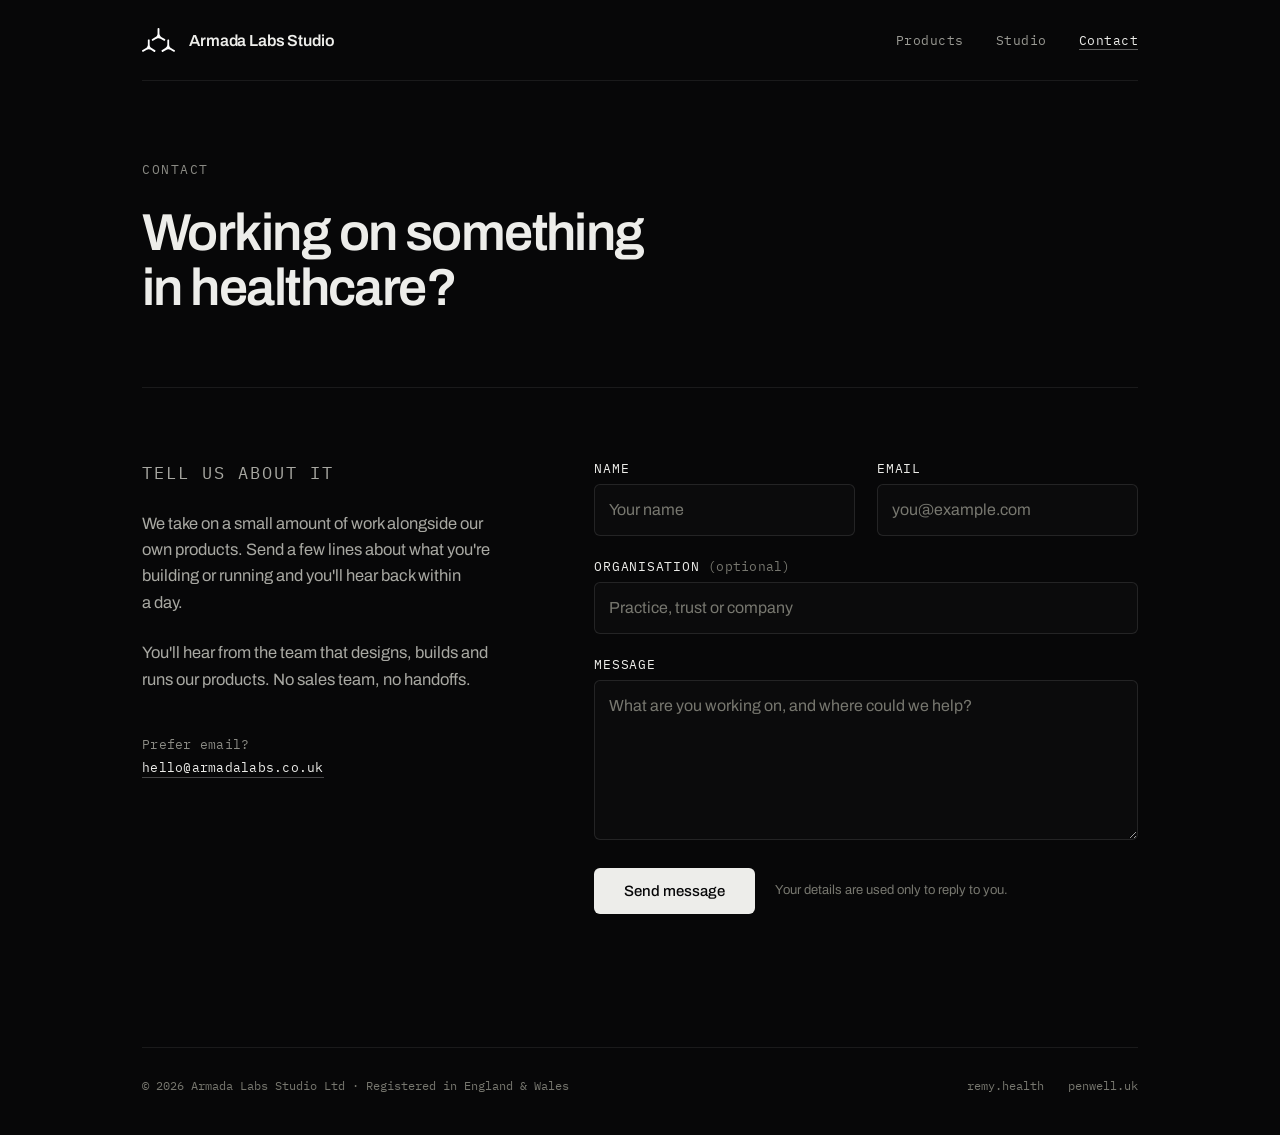
<file: contact.html>
<!doctype html>
<html lang="en-GB">
<head>
  <meta charset="utf-8">
  <meta name="viewport" content="width=device-width, initial-scale=1, viewport-fit=cover">
  <title>Contact — Armada Labs Studio</title>
  <meta name="description" content="Get in touch with Armada Labs Studio about software for UK healthcare. We take on a small amount of work alongside our own products.">
  <meta name="robots" content="index,follow">
  <meta name="theme-color" content="#070708">
  <meta name="color-scheme" content="dark">
  <link rel="canonical" href="https://www.armadalabs.studio/contact">

  <meta property="og:type" content="website">
  <meta property="og:site_name" content="Armada Labs Studio">
  <meta property="og:title" content="Contact — Armada Labs Studio">
  <meta property="og:description" content="Working on something in healthcare? Tell us about it.">
  <meta property="og:url" content="https://www.armadalabs.studio/contact">
  <meta property="og:image" content="https://www.armadalabs.studio/assets/Armada-Logo-Square.jpg">
  <meta name="twitter:card" content="summary">

  <link rel="icon" type="image/svg+xml" href="/assets/armada-mark.svg">
  <link rel="apple-touch-icon" href="/assets/Armada-Logo-Square.jpg">

  <link rel="preconnect" href="https://fonts.googleapis.com">
  <link rel="preconnect" href="https://fonts.gstatic.com" crossorigin>
  <link href="https://fonts.googleapis.com/css2?family=Archivo:wght@400;500;600&family=IBM+Plex+Mono:wght@400;500&display=swap" rel="stylesheet">
  <link rel="stylesheet" href="/assets/site.css?v=20260904r">
</head>
<body>
  <div class="container">

    <nav class="nav" aria-label="Primary">
      <a class="brand" href="/" aria-label="Armada Labs Studio home">
        <img src="/assets/Armada-Labs-Icon.svg" alt="" width="33" height="24">
        <span>Armada Labs Studio</span>
      </a>
      <div class="nav-links">
        <a href="/#products">Products</a>
        <a href="/#studio">Studio</a>
        <a href="/contact" class="contact" aria-current="page">Contact</a>
      </div>
    </nav>

    <header class="page-hero">
      <p class="eyebrow hero-eyebrow">Contact</p>
      <h1>Working on something in healthcare?</h1>
    </header>

    <section class="section contact-grid" aria-label="Contact form">
      <div class="contact-aside">
        <p class="eyebrow" style="margin:0">Tell us about it</p>
        <p>We take on a small amount of work alongside our own products. Send a few lines about what you're building or running and you'll hear back within a day.</p>
        <p>You'll hear from the team that designs, builds and runs our products. No sales team, no handoffs.</p>
        <p class="direct">Prefer email?<br><a href="mailto:hello@armadalabs.co.uk">hello@armadalabs.co.uk</a></p>
      </div>

      <div>
        <div class="sent" id="sent" role="status" tabindex="-1">
          <h2>Thanks, your message is on its way.</h2>
          <p>You'll hear back within a day. In the meantime, feel free to look at what we've built.</p>
          <a href="/#products" class="link">See the products →</a>
        </div>

        <form class="form" id="contact-form" action="/api/contact" method="post" novalidate>
          <div class="row">
            <div class="field">
              <label for="name">Name</label>
              <input id="name" name="name" type="text" autocomplete="name" required maxlength="200" placeholder="Your name">
            </div>
            <div class="field">
              <label for="email">Email</label>
              <input id="email" name="email" type="email" autocomplete="email" required maxlength="320" placeholder="you@example.com" inputmode="email">
            </div>
          </div>
          <div class="field">
            <label for="organisation">Organisation <span class="opt">(optional)</span></label>
            <input id="organisation" name="organisation" type="text" autocomplete="organization" maxlength="200" placeholder="Practice, trust or company">
          </div>
          <div class="field">
            <label for="message">Message</label>
            <textarea id="message" name="message" required maxlength="5000" placeholder="What are you working on, and where could we help?"></textarea>
          </div>

          <div class="hp" aria-hidden="true">
            <label for="website">Website</label>
            <input id="website" name="website" type="text" tabindex="-1" autocomplete="off">
          </div>
          <input type="hidden" name="started" id="started" value="">

          <div class="form-foot">
            <button class="btn" type="submit" id="submit">Send message</button>
            <p class="form-note">Your details are used only to reply to you.</p>
          </div>
          <p class="form-status" id="status" aria-live="polite"></p>
        </form>
      </div>
    </section>

    <footer class="footer">
      <p>© 2026 Armada Labs Studio Ltd · Registered in England &amp; Wales</p>
      <div class="footer-links">
        <a href="https://www.remy.health" target="_blank" rel="noopener">remy.health</a>
        <a href="https://www.penwell.uk" target="_blank" rel="noopener">penwell.uk</a>
      </div>
    </footer>

  </div>

  <script>
    (function () {
      var form = document.getElementById('contact-form');
      var status = document.getElementById('status');
      var button = document.getElementById('submit');
      var sent = document.getElementById('sent');
      document.getElementById('started').value = String(Date.now());

      function fail(msg) {
        status.textContent = msg;
        status.classList.add('is-error');
        button.disabled = false;
        button.textContent = 'Send message';
      }

      form.addEventListener('submit', function (e) {
        e.preventDefault();
        status.textContent = '';
        status.classList.remove('is-error');

        if (!form.checkValidity()) {
          var bad = form.querySelector(':invalid');
          if (bad) bad.focus();
          fail(bad && bad.type === 'email' ? 'That email address does not look right.' : 'Please add your name, email and a message.');
          return;
        }

        button.disabled = true;
        button.textContent = 'Sending…';

        var data = {};
        new FormData(form).forEach(function (v, k) { data[k] = v; });

        fetch(form.action, {
          method: 'POST',
          headers: { 'Content-Type': 'application/json', 'Accept': 'application/json' },
          body: JSON.stringify(data)
        }).then(function (r) {
          return r.json().catch(function () { return {}; }).then(function (j) { return { ok: r.ok, body: j }; });
        }).then(function (res) {
          if (!res.ok || !res.body.success) {
            fail((res.body && res.body.error) || 'Something went wrong sending your message. Please try again, or email hello@armadalabs.co.uk.');
            return;
          }
          form.classList.add('is-sent');
          sent.classList.add('is-sent');
          sent.focus();
        }).catch(function () {
          fail('Could not reach the server. Please check your connection and try again, or email hello@armadalabs.co.uk.');
        });
      });
    })();
  </script>
</body>
</html>
</file>
<file: assets/site.css>
:root {
  --bg: #070708;
  --fg: #EDEDEA;
  --fg-strong: #FFFFFF;
  --body: #A8A8A2;
  --card-body: #B4B4AE;
  --lede: #DCDCD6;
  --muted: #8A8A84;
  --nav: #9A9A94;
  --faint: #77776F;
  --hairline: rgba(255,255,255,0.08);
  --card-border: rgba(255,255,255,0.10);
  --card-border-hover: rgba(255,255,255,0.28);
  --card-divider: rgba(255,255,255,0.07);
  --card-bg: rgba(255,255,255,0.02);
  --card-bg-hover: rgba(255,255,255,0.04);
  --sans: 'Archivo', ui-sans-serif, system-ui, -apple-system, 'Segoe UI', Roboto, Helvetica, Arial, sans-serif;
  --mono: 'IBM Plex Mono', ui-monospace, SFMono-Regular, Menlo, Consolas, monospace;
  --gutter: 32px;
}

*, *::before, *::after { box-sizing: border-box; }

html {
  background: var(--bg);
  -webkit-text-size-adjust: 100%;
  text-size-adjust: 100%;
  scroll-behavior: smooth;
}
@media (prefers-reduced-motion: reduce) {
  html { scroll-behavior: auto; }
  * { transition: none !important; }
}

body {
  margin: 0;
  min-height: 100vh;
  min-height: 100dvh;
  font-family: var(--sans);
  color: var(--fg);
  background: var(--bg);
  -webkit-font-smoothing: antialiased;
  -moz-osx-font-smoothing: grayscale;
  -webkit-tap-highlight-color: transparent;
  overflow-x: hidden;
}

a { color: var(--fg); text-decoration: none; transition: color 150ms ease, background-color 150ms ease, border-color 150ms ease; }
a:focus-visible { outline: 2px solid var(--fg); outline-offset: 4px; border-radius: 2px; }
::selection { background: var(--fg); color: var(--bg); }

img, svg { display: block; }
h1, h2, h3, p { overflow-wrap: anywhere; }

.container {
  max-width: 1060px;
  margin: 0 auto;
  padding-left: max(var(--gutter), env(safe-area-inset-left));
  padding-right: max(var(--gutter), env(safe-area-inset-right));
}

.eyebrow {
  font-family: var(--mono);
  font-size: 12.5px;
  letter-spacing: 0.12em;
  text-transform: uppercase;
  color: var(--muted);
  margin: 0 0 48px;
}

.btn {
  display: inline-block;
  background: var(--fg);
  color: var(--bg);
  font-weight: 500;
  font-size: 15px;
  line-height: 1.2;
  border-radius: 6px;
  text-align: center;
}

/* ---- Nav ---- */
.nav {
  display: flex;
  align-items: center;
  justify-content: space-between;
  gap: 16px;
  padding: 28px 0;
  border-bottom: 1px solid var(--hairline);
}
.brand { display: flex; align-items: center; gap: 14px; min-width: 0; }
.brand img { width: auto; height: 24px; flex: none; }
.brand span { font-size: 16px; font-weight: 600; letter-spacing: -0.01em; white-space: nowrap; }
.nav-links {
  display: flex;
  gap: 32px;
  font-family: var(--mono);
  font-size: 12.5px;
  letter-spacing: 0.04em;
}
.nav-links a { color: var(--nav); position: relative; padding: 10px 0; margin: -10px 0; }
.nav-links a.contact { color: var(--fg); }
.nav-links a.contact::after {
  content: "";
  position: absolute;
  left: 0; right: 0;
  bottom: 8px;
  height: 1px;
  background: rgba(255,255,255,0.35);
}

/* ---- Hero ---- */
.hero { padding: 110px 0 96px; position: relative; border-bottom: 1px solid var(--hairline); }
.hero-inner { position: relative; z-index: 1; }
.section-first { border-top: 0; }
.hero-bg {
  position: absolute;
  inset: 0;
  z-index: 0;
  pointer-events: none;
  opacity: 0;
  transition: opacity 900ms ease;
  /* Soft oval shade centred on the hero text block (anchored to the 1060px container) so the contour shows all around it. */
  -webkit-mask-image: radial-gradient(520px 400px at calc(50% - 230px) 52%, transparent 0, transparent 42%, #000 100%),
                      linear-gradient(to bottom, transparent 0%, #000 4%, #000 96%, transparent 100%);
          mask-image: radial-gradient(520px 400px at calc(50% - 230px) 52%, transparent 0, transparent 42%, #000 100%),
                      linear-gradient(to bottom, transparent 0%, #000 4%, #000 96%, transparent 100%);
  -webkit-mask-composite: source-in;
          mask-composite: intersect;
}
.hero-bg.is-ready { opacity: 0.9; }
.hero-bg canvas { width: 100% !important; height: 100% !important; display: block; }
.hero-eyebrow { margin-bottom: 28px; }
.hero h1 {
  font-size: clamp(40px, 6vw, 68px);
  line-height: 1.04;
  font-weight: 600;
  letter-spacing: -0.03em;
  margin: 0;
  max-width: 15ch;
  text-wrap: pretty;
  position: relative;
}
.hero-sub {
  font-size: 19px;
  line-height: 1.55;
  color: var(--body);
  max-width: 52ch;
  margin: 32px 0 0;
  text-wrap: pretty;
  position: relative;
}
.hero-cta { display: flex; gap: 16px; margin-top: 44px; align-items: center; flex-wrap: wrap; position: relative; }
.hero-cta .btn { padding: 13px 26px; }
.hero-cta .link { font-size: 15px; color: var(--body); padding: 13px 10px; }

/* ---- Sections ---- */
.section { border-top: 1px solid var(--hairline); padding: 72px 0 88px; scroll-margin-top: 16px; }

.products-grid {
  display: grid;
  grid-template-columns: repeat(auto-fit, minmax(min(340px, 100%), 1fr));
  gap: 24px;
}
.card {
  display: block;
  border: 1px solid var(--card-border);
  border-radius: 12px;
  padding: 40px 36px;
  background: var(--card-bg);
  color: var(--fg);
}
.card-head { display: flex; align-items: baseline; justify-content: space-between; gap: 12px; flex-wrap: wrap; }
.card h2 { font-size: 30px; font-weight: 600; letter-spacing: -0.02em; margin: 0; }
.card-domain { font-family: var(--mono); font-size: 12px; color: var(--muted); white-space: nowrap; }
.card-type { font-family: var(--mono); font-size: 12.5px; letter-spacing: 0.06em; color: var(--muted); margin: 10px 0 20px; }
.card-body { font-size: 15.5px; line-height: 1.6; color: var(--card-body); margin: 0; text-wrap: pretty; }
.card-meta { font-size: 13px; line-height: 1.5; color: var(--faint); margin: 26px 0 0; border-top: 1px solid var(--card-divider); padding-top: 18px; }
.card, .card h2, .card-domain, .card-type, .card-body, .card-meta { transition: color 150ms ease, background-color 150ms ease, border-color 150ms ease; }
.card-remy { --card-accent: #bd5757; }
.card-penwell { --card-accent: #3b3be0; }

.studio { display: grid; grid-template-columns: 1fr 1.6fr; gap: 64px; }
.studio .eyebrow { margin: 0; }
.studio-lede { font-size: 22px; line-height: 1.55; letter-spacing: -0.01em; margin: 0; color: var(--lede); text-wrap: pretty; }
.studio-body { font-size: 16px; line-height: 1.7; color: var(--body); margin: 24px 0 0; text-wrap: pretty; }

.approach-grid {
  display: grid;
  grid-template-columns: repeat(auto-fit, minmax(min(260px, 100%), 1fr));
  gap: 48px;
}
.approach-index { font-family: var(--mono); font-size: 13px; color: var(--muted); margin: 0 0 14px; }
.approach h3 { font-size: 18px; font-weight: 600; margin: 0 0 10px; letter-spacing: -0.01em; }
.approach p.body { font-size: 15px; line-height: 1.65; color: var(--body); margin: 0; text-wrap: pretty; }

.contact { padding: 96px 0 110px; text-align: center; }
.contact img { width: auto; height: 52px; margin: 0 auto 32px; }
.contact h2 { font-size: clamp(28px, 4vw, 40px); font-weight: 600; letter-spacing: -0.02em; margin: 0; text-wrap: pretty; }
.contact p { font-size: 16.5px; line-height: 1.6; color: var(--body); max-width: 58ch; margin: 18px auto 0; text-wrap: pretty; }
.contact .btn { margin-top: 36px; padding: 14px 30px; max-width: 100%; }

.footer {
  border-top: 1px solid var(--hairline);
  padding: 28px 0 max(40px, env(safe-area-inset-bottom));
  display: flex;
  justify-content: space-between;
  align-items: center;
  flex-wrap: wrap;
  gap: 12px 24px;
}
.footer p { font-family: var(--mono); font-size: 12px; line-height: 1.6; color: var(--faint); margin: 0; }
.footer-links { display: flex; gap: 24px; font-family: var(--mono); font-size: 12px; }
.footer-links a { color: var(--faint); padding: 8px 0; margin: -8px 0; }

/* Hover only where a real pointer exists, so touch devices don't get stuck hover states. */
@media (hover: hover) {
  a:hover { color: var(--fg-strong); }
  .btn:hover { background: var(--fg-strong); color: var(--bg); }
  .nav-links a:hover { color: var(--fg-strong); }
  .hero-cta .link:hover { color: var(--fg-strong); }
  .card:hover { border-color: var(--card-border-hover); background: var(--card-bg-hover); color: var(--fg); }
  .card-remy:hover, .card-penwell:hover { background: var(--card-accent); border-color: var(--card-accent); color: #ffffff; }
  .card-remy:hover h2, .card-penwell:hover h2,
  .card-remy:hover .card-domain, .card-penwell:hover .card-domain,
  .card-remy:hover .card-type, .card-penwell:hover .card-type,
  .card-remy:hover .card-body, .card-penwell:hover .card-body,
  .card-remy:hover .card-meta, .card-penwell:hover .card-meta { color: #ffffff; }
  .card-remy:hover .card-meta, .card-penwell:hover .card-meta { border-top-color: rgba(255,255,255,0.3); }
  .footer-links a:hover { color: var(--fg-strong); }
}
@media (hover: none) {
  a:active { opacity: 0.7; }
  .card:active { border-color: var(--card-border-hover); background: var(--card-bg-hover); opacity: 1; }
  .card-remy:active, .card-penwell:active { background: var(--card-accent); border-color: var(--card-accent); color: #ffffff; }
  .card-remy:active h2, .card-penwell:active h2,
  .card-remy:active .card-domain, .card-penwell:active .card-domain,
  .card-remy:active .card-type, .card-penwell:active .card-type,
  .card-remy:active .card-body, .card-penwell:active .card-body,
  .card-remy:active .card-meta, .card-penwell:active .card-meta { color: #ffffff; }
  .btn:active { background: var(--fg-strong); opacity: 1; }
}

/* ---- Tablet ---- */
@media (max-width: 900px) {
  .hero { padding: 88px 0 80px; }
  .section { padding: 64px 0 72px; }
  .studio { grid-template-columns: 1fr; gap: 28px; }
  .approach-grid { gap: 40px; }
}

/* ---- Phone ---- */
@media (max-width: 640px) {
  :root { --gutter: 20px; }
  .nav { padding: 18px 0; }
  .brand { gap: 12px; }
  .nav-links { gap: 20px; font-size: 12px; }
  /* Phones: the sections are a short scroll away, so only Contact stays in the nav. */
  .nav-links a:not(.contact) { display: none; }
  .hero { padding: 64px 0 60px; overflow: hidden; }
  /* Phones: draw the scene on a 600x800 canvas, matching the Unicorn editor's preview, centred behind the hero. */
  .hero-bg {
    left: 50%; right: auto; top: 50%; bottom: auto;
    width: 600px; height: max(100%, 800px);
    transform: translate(-50%, -50%);
    -webkit-mask-image: linear-gradient(to bottom, transparent 0%, #000 6%, #000 94%, transparent 100%);
            mask-image: linear-gradient(to bottom, transparent 0%, #000 6%, #000 94%, transparent 100%);
  }
  .hero-bg.is-ready { opacity: 1; }
  .hero-eyebrow { margin-bottom: 22px; }
  .hero-eyebrow .eyebrow-sep { display: none; }
  .hero-eyebrow .eyebrow-place { display: block; }
  .hero h1 { font-size: clamp(36px, 10.5vw, 44px); letter-spacing: -0.028em; }
  .hero-sub { font-size: 17px; margin-top: 24px; }
  .hero-cta { margin-top: 34px; gap: 8px 14px; }
  .hero-cta .btn { padding: 14px 24px; }
  .hero-cta .link { padding: 13px 6px; }
  .eyebrow { margin-bottom: 32px; }
  .section { padding: 52px 0 60px; }
  .card { padding: 28px 24px; border-radius: 12px; }
  .card h2 { font-size: 26px; }
  .card-type { margin: 8px 0 16px; }
  .card-body { font-size: 15px; }
  .card-meta { margin-top: 22px; padding-top: 16px; }
  .studio { gap: 24px; }
  .studio-lede { font-size: 20px; }
  .studio-body { font-size: 15.5px; margin-top: 18px; }
  .approach-grid { gap: 32px; }
  .contact { padding: 64px 0 72px; }
  .contact img { margin-bottom: 24px; }
  .contact h2 { font-size: clamp(27px, 8vw, 32px); }
  .contact p { font-size: 16px; }
  .contact .btn { margin-top: 28px; padding: 15px 24px; width: 100%; max-width: 360px; }
  .footer { padding-top: 24px; flex-direction: column; align-items: flex-start; gap: 16px; }
}

/* ---- Small phone ---- */
@media (max-width: 400px) {
  .hero-cta { flex-direction: column; align-items: stretch; gap: 6px; }
  .hero-cta .btn { width: 100%; }
  .hero-cta .link { text-align: center; padding: 13px 10px; }
}


/* ---- Contact page ---- */
.page-hero { padding: 80px 0 72px; }
.page-hero h1 { font-size: clamp(34px, 4.6vw, 52px); line-height: 1.06; font-weight: 600; letter-spacing: -0.03em; margin: 0; max-width: 18ch; text-wrap: pretty; }
.contact-grid { display: grid; grid-template-columns: 1fr 1.4fr; gap: 64px; align-items: start; }
.contact-aside p { font-size: 16.5px; line-height: 1.6; color: var(--body); margin: 24px 0 0; max-width: 40ch; text-wrap: pretty; }
.contact-aside .direct { font-family: var(--mono); font-size: 13px; letter-spacing: 0.02em; color: var(--muted); margin-top: 40px; line-height: 1.8; }
.contact-aside .direct a { color: var(--fg); border-bottom: 1px solid rgba(255,255,255,0.25); padding-bottom: 1px; }
.form { display: grid; gap: 22px; }
.form .row { display: grid; grid-template-columns: 1fr 1fr; gap: 22px; }
.field { display: grid; gap: 8px; }
.field label { font-family: var(--mono); font-size: 12.5px; letter-spacing: 0.06em; text-transform: uppercase; color: var(--fg); }
.field label .opt { text-transform: none; letter-spacing: 0.02em; color: var(--faint); }
.field input, .field textarea {
  width: 100%;
  font: inherit;
  font-size: 16px;
  line-height: 1.5;
  color: var(--fg);
  background: rgba(255,255,255,0.02);
  border: 1px solid var(--card-border);
  border-radius: 6px;
  padding: 13px 14px;
  margin: 0;
  -webkit-appearance: none;
  appearance: none;
  transition: border-color 150ms ease, background-color 150ms ease;
}
.field input::placeholder, .field textarea::placeholder { color: var(--faint); }
.field input:hover, .field textarea:hover { border-color: rgba(255,255,255,0.18); }
.field input:focus, .field textarea:focus { outline: none; border-color: rgba(255,255,255,0.45); background: rgba(255,255,255,0.04); }
.field input:user-invalid, .field textarea:user-invalid { border-color: rgba(255,120,120,0.6); }
.field textarea { min-height: 160px; resize: vertical; }
.form-foot { display: flex; align-items: center; gap: 20px; flex-wrap: wrap; margin-top: 6px; }
.form-foot .btn { padding: 14px 30px; border: 0; cursor: pointer; font-family: inherit; }
.form-foot .btn[disabled] { opacity: 0.6; cursor: default; }
.form-note { font-size: 13px; color: var(--faint); line-height: 1.5; margin: 0; }
.form-status { font-size: 15px; line-height: 1.5; margin: 0; color: var(--body); min-height: 1.5em; }
.form-status.is-error { color: #E8A2A2; }
.hp { position: absolute; left: -10000px; top: auto; width: 1px; height: 1px; overflow: hidden; }
.sent { display: none; border: 1px solid var(--card-border); border-radius: 12px; padding: 40px 36px; background: var(--card-bg); }
.sent h2 { font-size: 26px; font-weight: 600; letter-spacing: -0.02em; margin: 0 0 12px; }
.sent p { font-size: 16px; line-height: 1.6; color: var(--body); margin: 0; }
.sent .link { display: inline-block; margin-top: 22px; font-size: 15px; color: var(--body); }
#sent:target { display: block; }
#sent:target + .form, .form.is-sent { display: none; }
.sent.is-sent { display: block; }
.contact-cta-line { font-family: var(--mono); font-size: 13px; color: var(--faint); margin: 22px 0 0; letter-spacing: 0.02em; }
.contact-cta-line a { color: var(--muted); border-bottom: 1px solid rgba(255,255,255,0.18); padding-bottom: 1px; }
@media (hover: hover) {
  .contact-cta-line a:hover, .contact-aside .direct a:hover { color: var(--fg-strong); }
}
@media (max-width: 900px) {
  .contact-grid { grid-template-columns: 1fr; gap: 44px; }
  .page-hero { padding: 64px 0 56px; }
}
@media (max-width: 640px) {
  .page-hero { padding: 48px 0 44px; }
  .form .row { grid-template-columns: 1fr; }
  .form-foot .btn { width: 100%; }
  .sent { padding: 28px 24px; }
}
</file>
